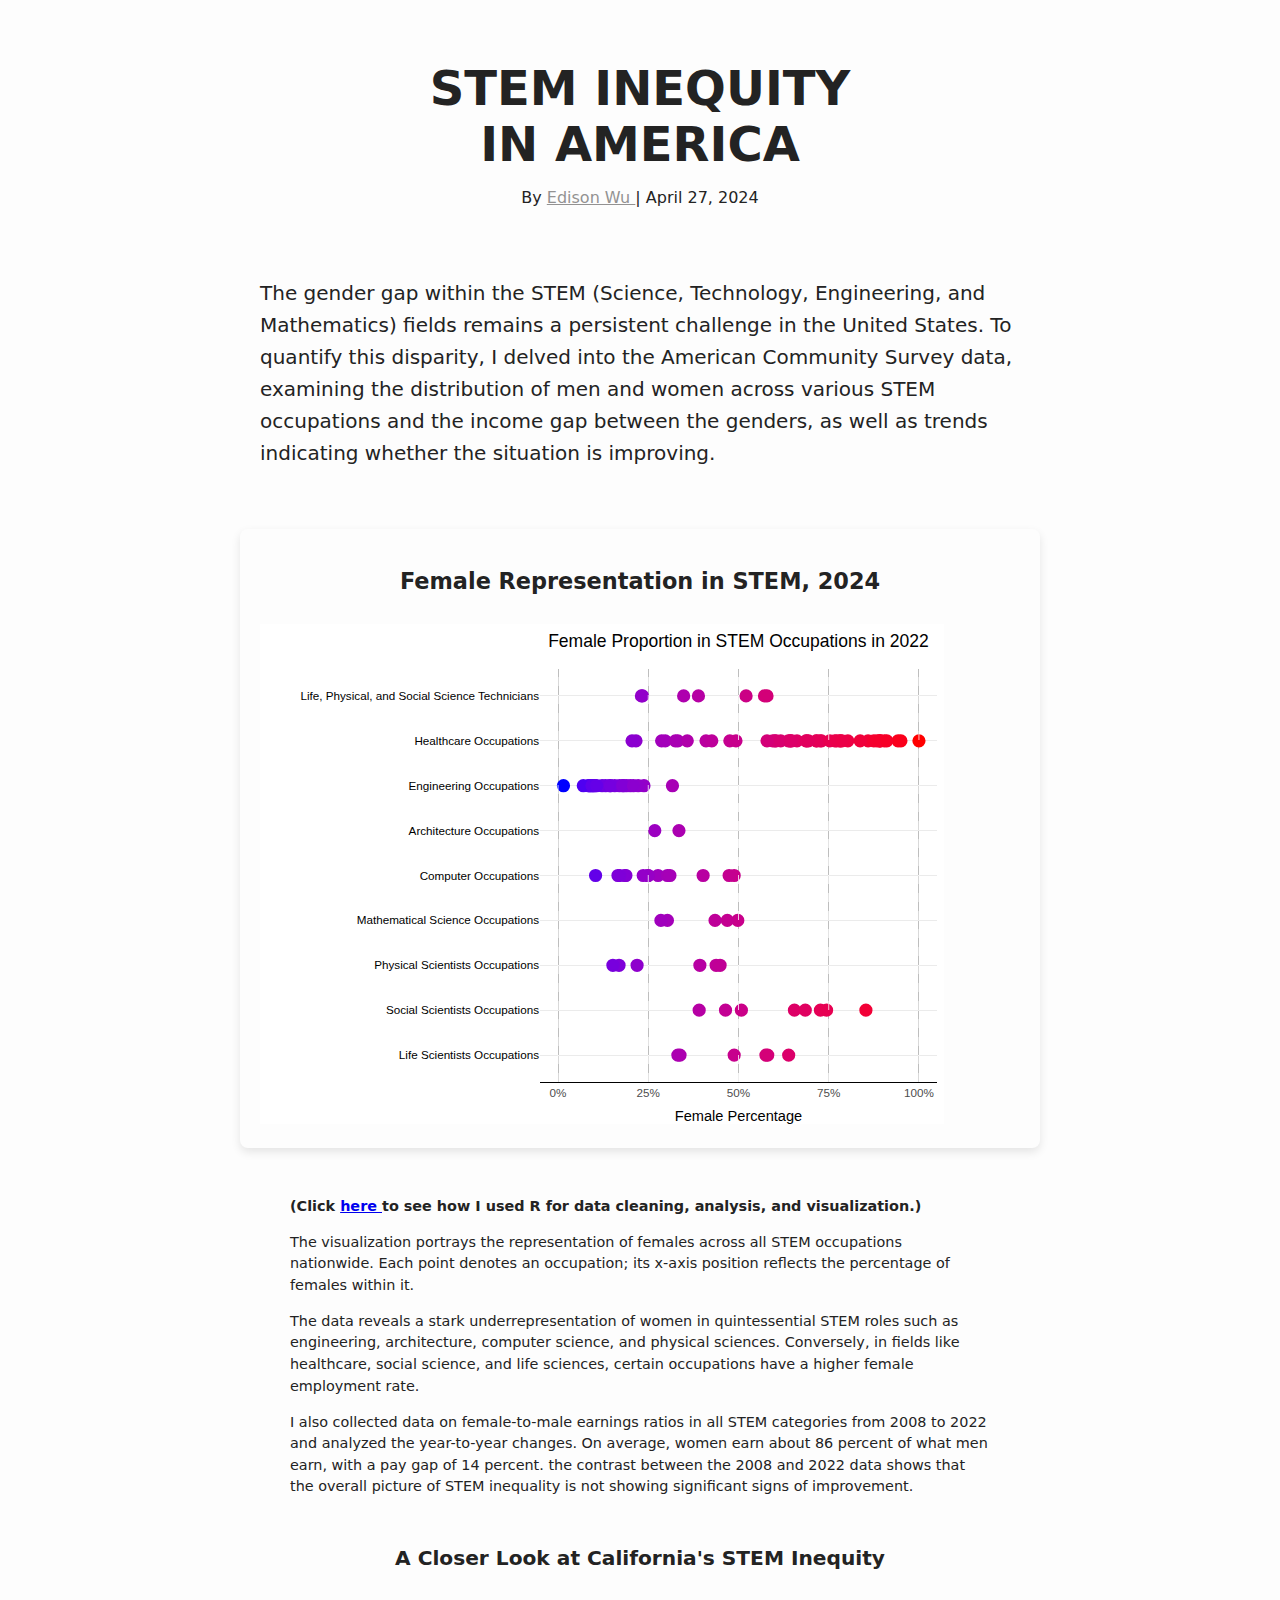
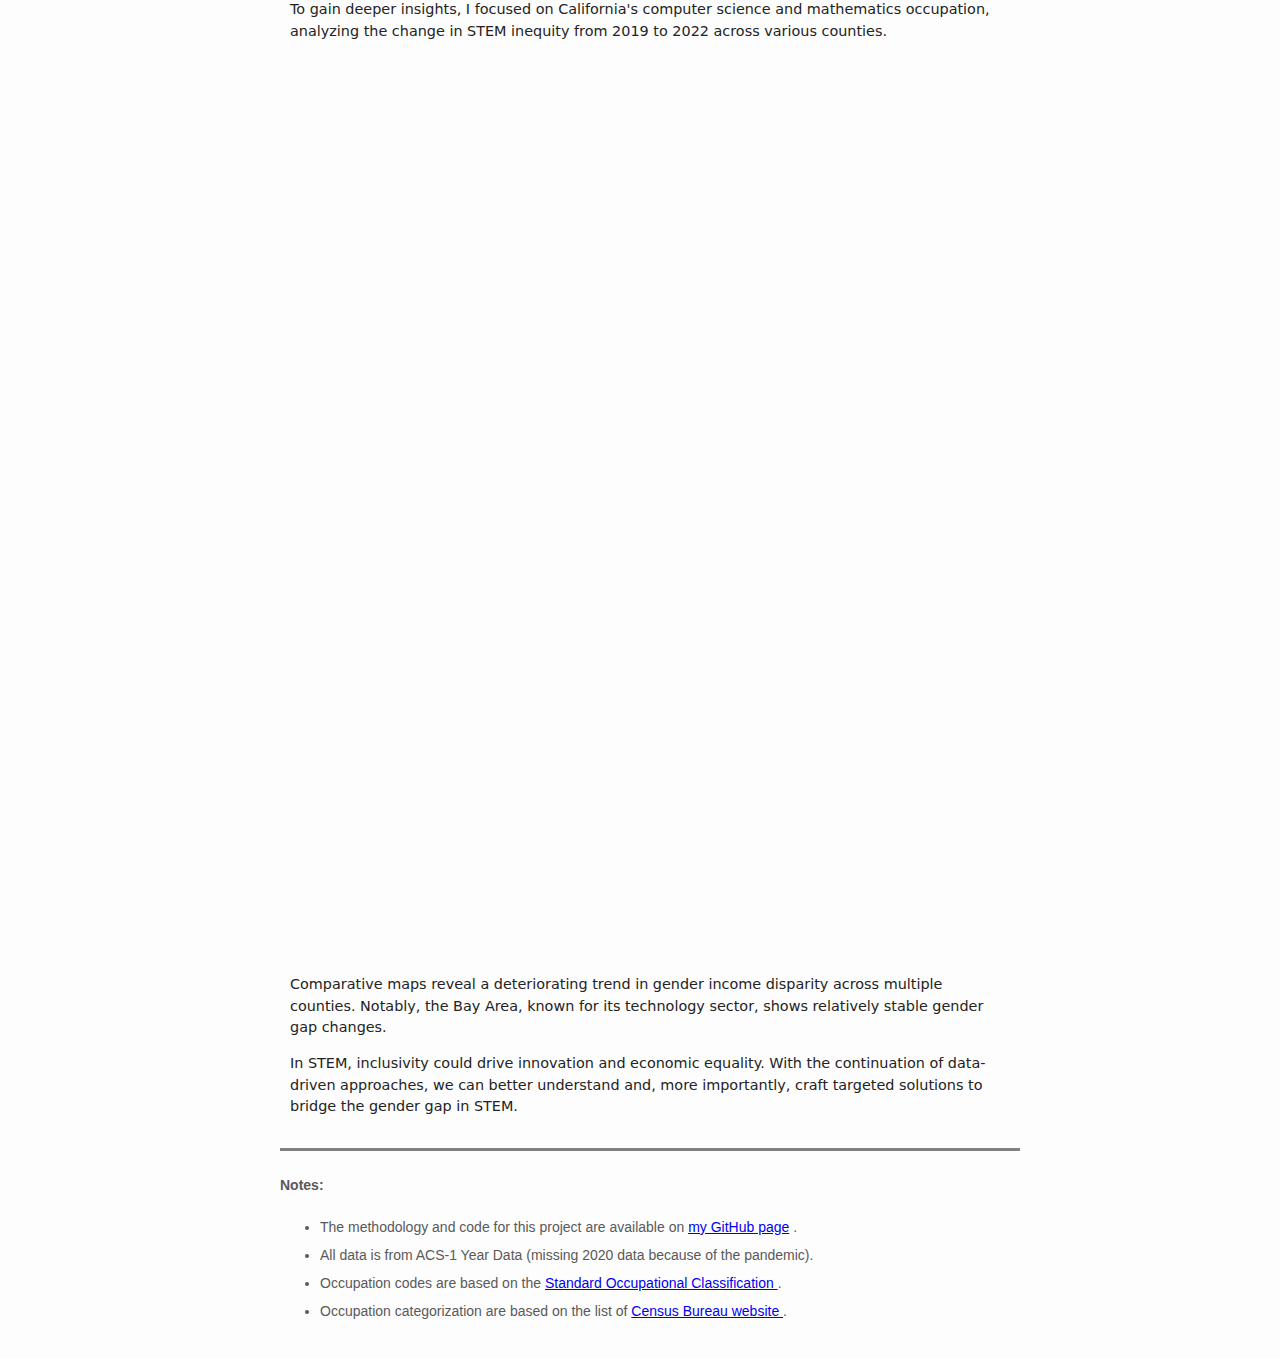
<file: index.html>
<!DOCTYPE html>
<html lang="en">
  <head>
    <meta charset="UTF-8" />
    <meta name="viewport" content="width=device-width, initial-scale=1.0" />
    <link rel="stylesheet" href="./assets/simple-grid.css" />
    <link rel="stylesheet" href="./assets/main.css" />
    <title>STEM Inequity In America</title>
  </head>
  <body>
    <main>
      <div class="container">
        <h1>
          STEM Inequity
          <br />
          In America
        </h1>
        <p class="byline">
          By
          <a
            href="https://edisonyzwu.github.io/"
            target="_blank"
            style="color: #939292; text-decoration: underline"
          >
            Edison Wu
          </a>
          | April 27, 2024
        </p>
        <section class="introduction">
          <p class="dec">
            The gender gap within the STEM (Science, Technology, Engineering, and Mathematics)
            fields remains a persistent challenge in the United States. To quantify this disparity,
            I delved into the American Community Survey data, examining the distribution of men and
            women across various STEM occupations and the income gap between the genders, as well as
            trends indicating whether the situation is improving.
          </p>
        </section>

        <div class="chart">
          <h2>Female Representation in STEM, 2024</h2>
          <iframe
            src="graphic.html"
            style="
              width: 90%;
              height: 500px;
              border: none;
              align-items: center;
              padding-right: 100px;
            "
          ></iframe>
        </div>

        <div class="highlights">
          <p style="font-weight: bold">
            (Click
            <a
              href="https://github.com/edisonyzwu/STEM-Inequity-Project/blob/main/J298%20Data%20Project-STEM%20occupations%20by%20gender-national%20level.Rmd"
            >
              here
            </a>
            to see how I used R for data cleaning, analysis, and visualization.)
          </p>

          <p>
            The visualization portrays the representation of females across all STEM occupations
            nationwide. Each point denotes an occupation; its x-axis position reflects the
            percentage of females within it.
          </p>
          <p>
            The data reveals a stark underrepresentation of women in quintessential STEM roles such
            as engineering, architecture, computer science, and physical sciences. Conversely, in
            fields like healthcare, social science, and life sciences, certain occupations have a
            higher female employment rate.
          </p>

          <p>
            I also collected data on female-to-male earnings ratios in all STEM categories from 2008
            to 2022 and analyzed the year-to-year changes. On average, women earn about 86 percent
            of what men earn, with a pay gap of 14 percent. the contrast between the 2008 and 2022
            data shows that the overall picture of STEM inequality is not showing significant signs
            of improvement.
          </p>
          <h2 class="map-headline">A Closer Look at California's STEM Inequity</h2>
          <p>
            To gain deeper insights, I focused on California's computer science and mathematics
            occupation, analyzing the change in STEM inequity from 2019 to 2022 across various
            counties.
          </p>
          <div class="row map">
            <article class="col-6">
              <iframe
                title="Gender Income Disparity in Computer and Mathematics Fields in California in 2019"
                aria-label="Map"
                id="datawrapper-chart-uXiYm"
                src="https://datawrapper.dwcdn.net/uXiYm/4/"
                scrolling="no"
                frameborder="0"
                style="width: 0; min-width: 100% !important; border: none"
                height="848"
                data-external="1"
              ></iframe>
              <script type="text/javascript">
                !(function () {
                  "use strict";
                  window.addEventListener("message", function (a) {
                    if (void 0 !== a.data["datawrapper-height"]) {
                      var e = document.querySelectorAll("iframe");
                      for (var t in a.data["datawrapper-height"])
                        for (var r = 0; r < e.length; r++)
                          if (e[r].contentWindow === a.source) {
                            var i = a.data["datawrapper-height"][t] + "px";
                            e[r].style.height = i;
                          }
                    }
                  });
                })();
              </script>
            </article>
            <article class="col-6">
              <iframe
                title="Gender Income Disparity in Computer and Mathematics Fields in California in 2022"
                aria-label="Map"
                id="datawrapper-chart-3Q9jp"
                src="https://datawrapper.dwcdn.net/3Q9jp/3/"
                scrolling="no"
                frameborder="0"
                style="width: 0; min-width: 100% !important; border: none"
                height="848"
                data-external="1"
              ></iframe>
              <script type="text/javascript">
                !(function () {
                  "use strict";
                  window.addEventListener("message", function (a) {
                    if (void 0 !== a.data["datawrapper-height"]) {
                      var e = document.querySelectorAll("iframe");
                      for (var t in a.data["datawrapper-height"])
                        for (var r = 0; r < e.length; r++)
                          if (e[r].contentWindow === a.source) {
                            var i = a.data["datawrapper-height"][t] + "px";
                            e[r].style.height = i;
                          }
                    }
                  });
                })();
              </script>
            </article>
          </div>

          <p>
            Comparative maps reveal a deteriorating trend in gender income disparity across multiple
            counties. Notably, the Bay Area, known for its technology sector, shows relatively
            stable gender gap changes.
          </p>
          <p>
            In STEM, inclusivity could drive innovation and economic equality. With the continuation
            of data-driven approaches, we can better understand and, more importantly, craft
            targeted solutions to bridge the gender gap in STEM.
          </p>
        </div>
        <footer>
          <h3>Notes:</h3>
          <ul>
            <li>
              The methodology and code for this project are available on
              <a href="https://github.com/edisonyzwu/STEM-Inequity-Project">my GitHub page</a>
              .
            </li>
            <li>All data is from ACS-1 Year Data (missing 2020 data because of the pandemic).</li>

            <li>
              Occupation codes are based on the
              <a href="https://www.bls.gov/soc/Attachment_C_STEM_2018.pdf">
                Standard Occupational Classification
              </a>
              .
            </li>

            <li>
              Occupation categorization are based on the list of
              <a
                href="https://www.census.gov/data/tables/time-series/demo/income-poverty/stem-occ-sex-med-earnings.html"
              >
                Census Bureau website
              </a>
              .
            </li>
          </ul>
        </footer>
      </div>
    </main>
  </body>
</html>
</file>
<file: assets/simple-grid.css>
/**
*** SIMPLE GRID
*** (C) ZACH COLE 2016
***
*** Modified by Soo Oh 2022
**/

html,
body {
  height: 100%;
  width: 100%;
  margin: 0;
  padding: 0;
  left: 0;
  top: 0;
  font-size: 100%;
}

.container {
  width: 90%;
  margin-left: auto;
  margin-right: auto;
}

.row {
  position: relative;
  width: 100%;
}

.row [class^="col"] {
  float: left;
  margin: 0.5rem 2%;
  min-height: 0.125rem;
}

.col-1,
.col-2,
.col-3,
.col-4,
.col-5,
.col-6,
.col-7,
.col-8,
.col-9,
.col-10,
.col-11,
.col-12 {
  width: 96%;
}

.col-1-sm {
  width: 4.33%;
}

.col-2-sm {
  width: 12.66%;
}

.col-3-sm {
  width: 21%;
}

.col-4-sm {
  width: 29.33%;
}

.col-5-sm {
  width: 37.66%;
}

.col-6-sm {
  width: 46%;
}

.col-7-sm {
  width: 54.33%;
}

.col-8-sm {
  width: 62.66%;
}

.col-9-sm {
  width: 71%;
}

.col-10-sm {
  width: 79.33%;
}

.col-11-sm {
  width: 87.66%;
}

.col-12-sm {
  width: 96%;
}

.row::after {
  content: "";
  display: table;
  clear: both;
}

.hidden-sm {
  display: none;
}

@media only screen and (min-width: 33.75em) {
  /* 540px */
  .container {
    width: 80%;
  }
}

@media only screen and (min-width: 45em) {
  /* 720px */
  .col-1 {
    width: 4.33%;
  }

  .col-2 {
    width: 12.66%;
  }

  .col-3 {
    width: 21%;
  }

  .col-4 {
    width: 29.33%;
  }

  .col-5 {
    width: 37.66%;
  }

  .col-6 {
    width: 46%;
  }

  .col-7 {
    width: 54.33%;
  }

  .col-8 {
    width: 62.66%;
  }

  .col-9 {
    width: 71%;
  }

  .col-10 {
    width: 79.33%;
  }

  .col-11 {
    width: 87.66%;
  }

  .col-12 {
    width: 96%;
  }

  .hidden-sm {
    display: block;
  }
}

@media only screen and (min-width: 60em) {
  /* 960px */
  .container {
    width: 65%;
    max-width: 50rem;
  }
}
</file>
<file: assets/main.css>
html,
body {
  font-size: 16px;
  font-family: "Inter", "Avenir", system-ui, -apple-system, Helvetica, Arial, sans-serif;
  background-color: #fdfdfd;
  color: #232323;
}

main {
  padding: 20px;
}

.introduction p {
  margin-left: 20px;
  margin-right: 20px;
  margin-bottom: 60px;
  margin-top: 70px;
  font-size: 1.25em;
  line-height: 1.6em;
}

h1 {
  font-size: 3em;
  margin-top: 40px;
  margin-bottom: 8px;
  text-transform: uppercase;
  font-weight: bold;
  text-align: center;
}

h2 {
  font-size: 1.4em;

  margin-bottom: 30px;
  font-weight: bold;
  text-align: center;
}

h3 {
  font-size: 1em;
  margin-top: 20px;
}

.highlights {
  margin-bottom: 30px;
  font-size: 0.9em;
  line-height: 1.5em;
  margin-left: 50px;
  margin-right: 50px;
}

.map-headline {
  margin-top: 50px;
}

.byline {
  text-align: center;
  margin-bottom: 2rem;
}

img {
  width: 85%;
  margin: auto;
  display: flex;
  align-items: center;
}

.chart {
  margin: 2rem 0 3rem 0;
  padding: 20px;
  border-radius: 8px;
  box-shadow: 0px 4px 10px rgba(0, 0, 0, 0.1);
}

.map {
  width: 80%;
  margin: auto;
  padding: 1rem 0 1rem 0;
}

footer {
  border-top-style: solid;
  border-top-color: gray;
  font-size: 14px;
  font-family: sans-serif;
  color: rgb(90, 89, 89);
  margin-left: 40px;
  margin-right: 20px;
  line-height: 2em;
}

footer p {
  padding: 0rem;
}
</file>
